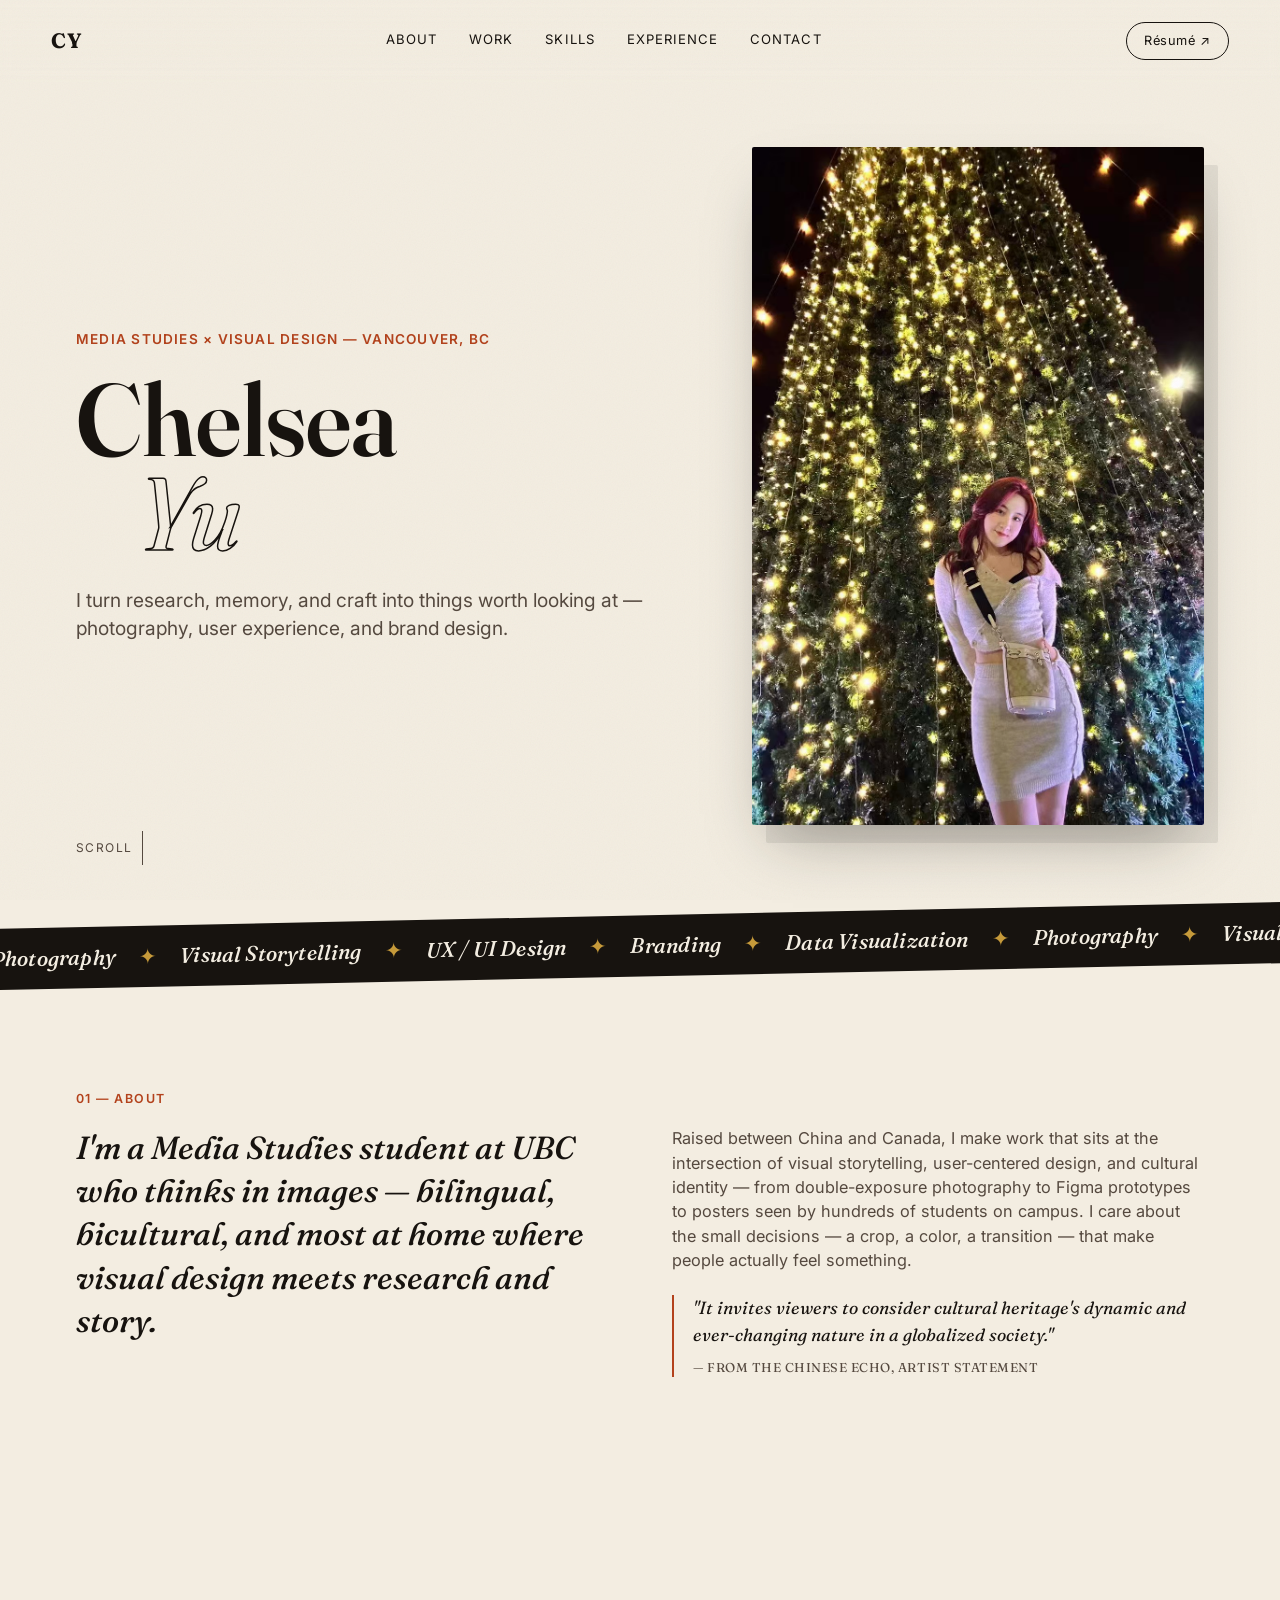
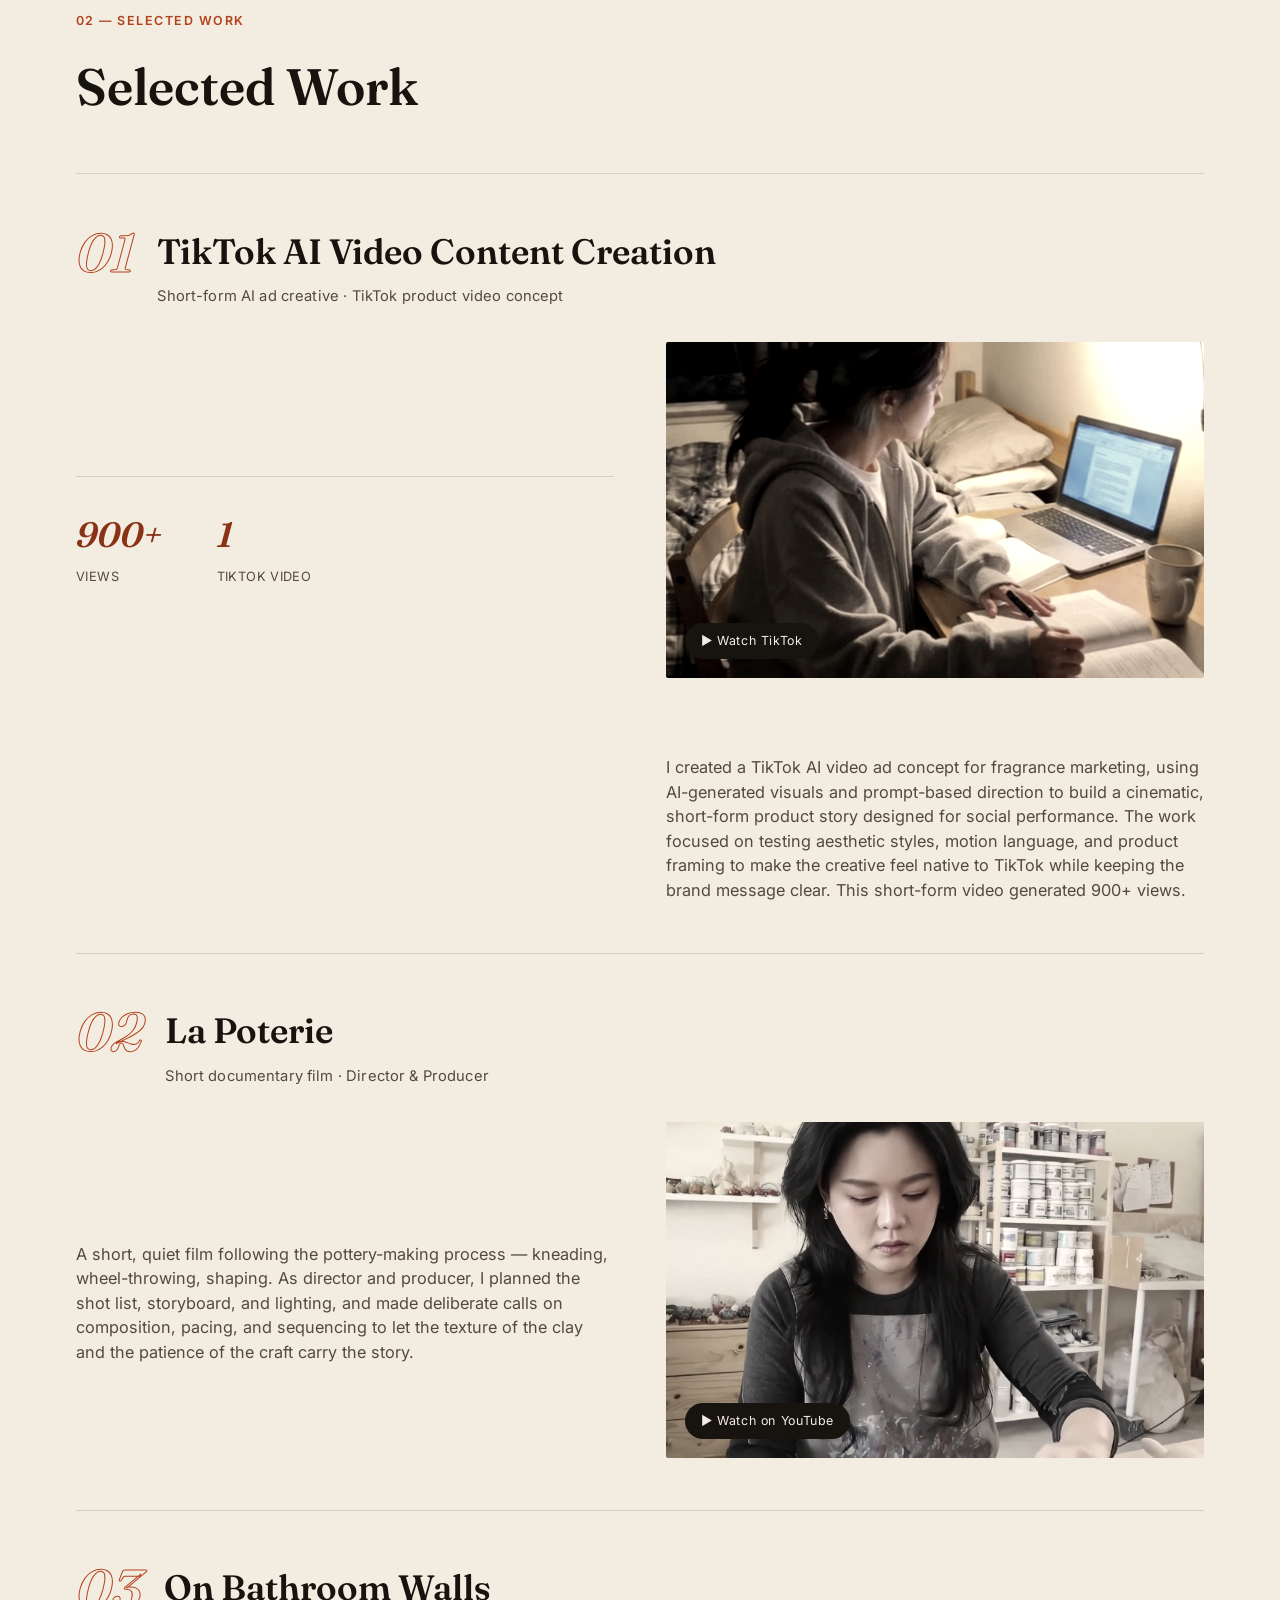
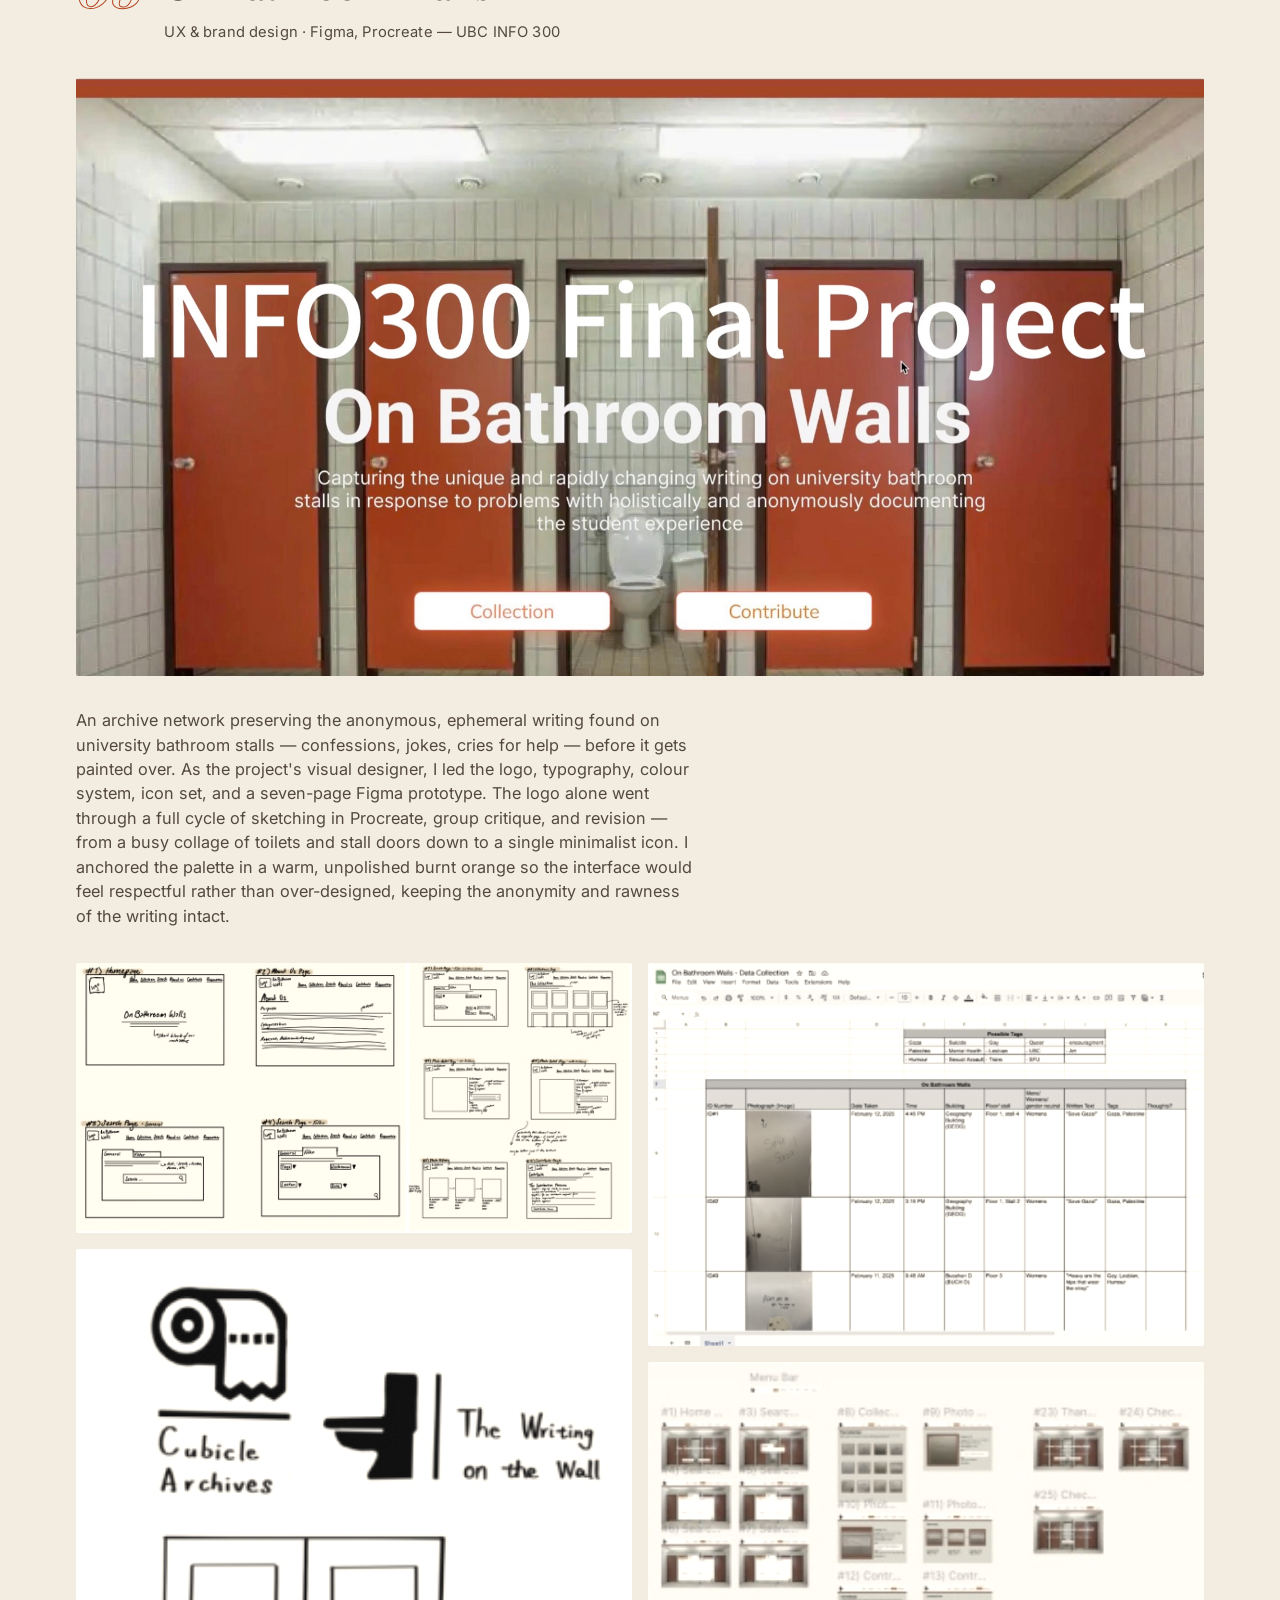
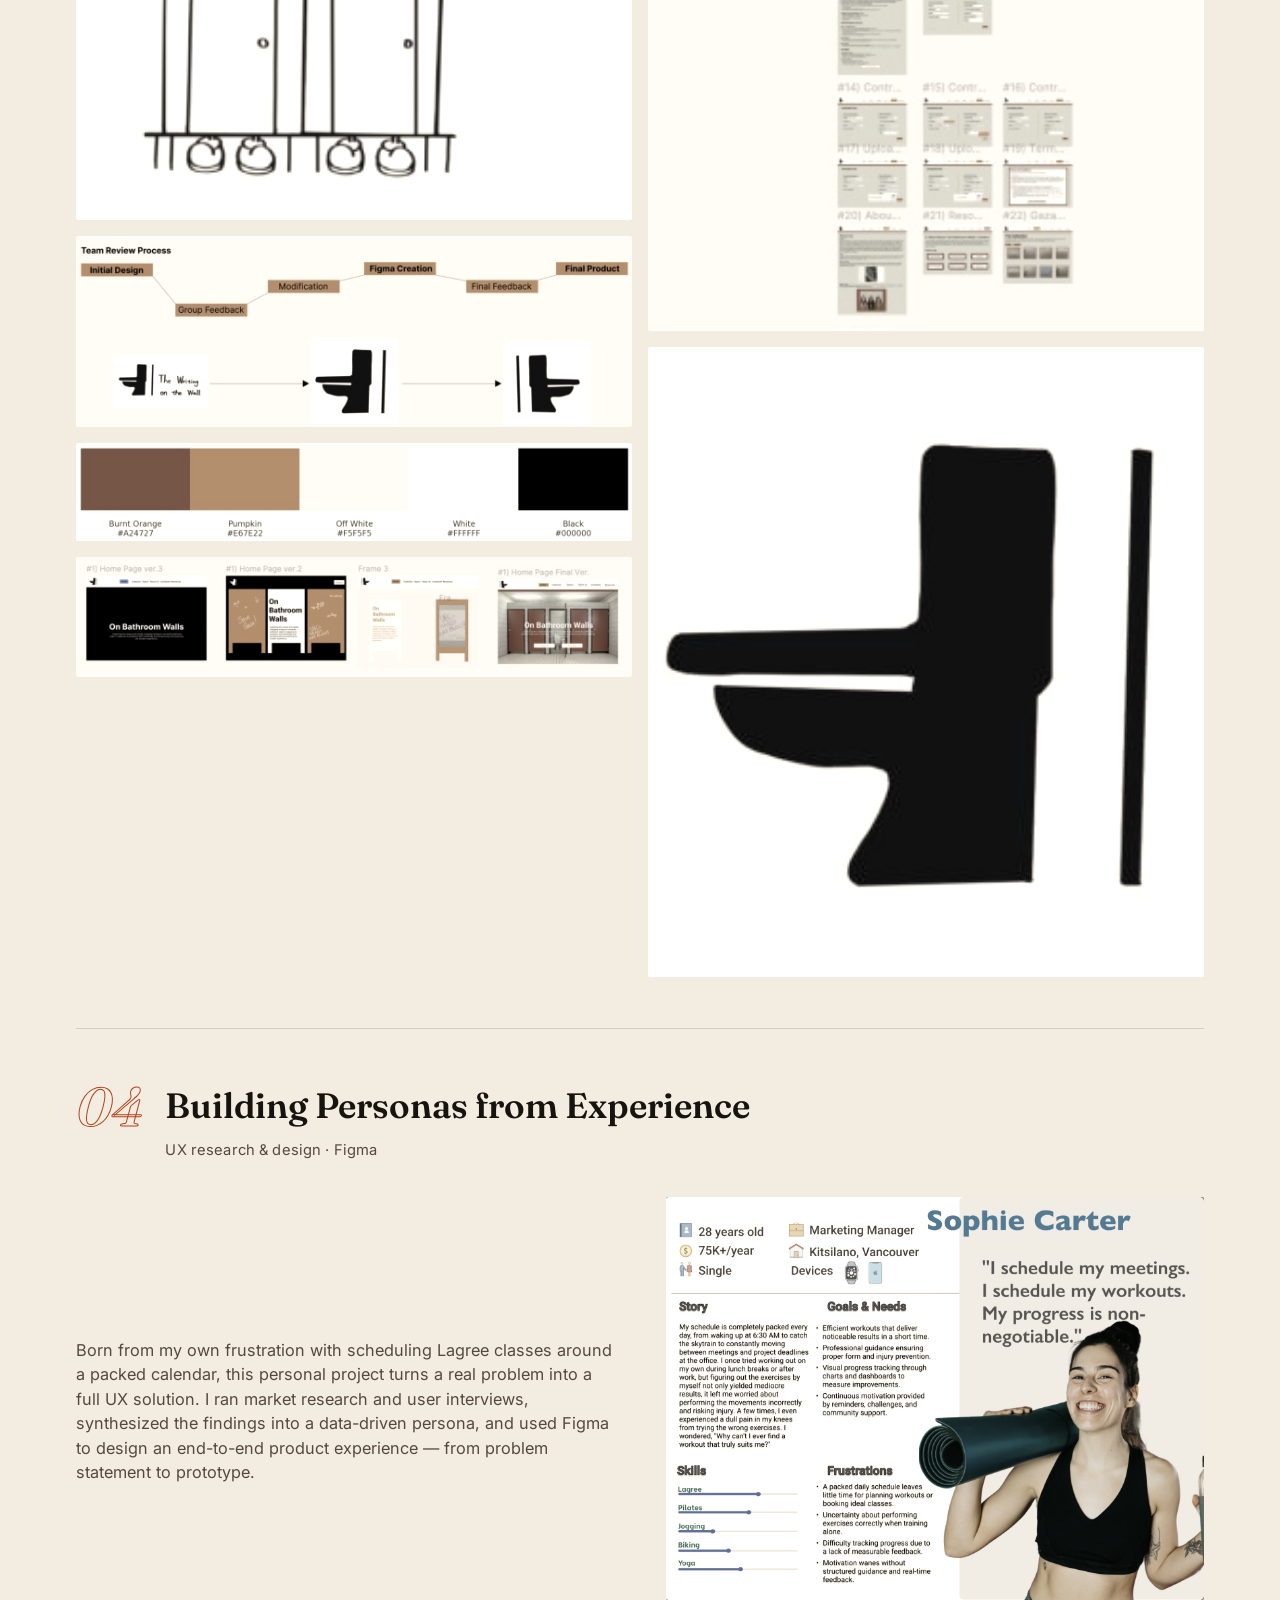
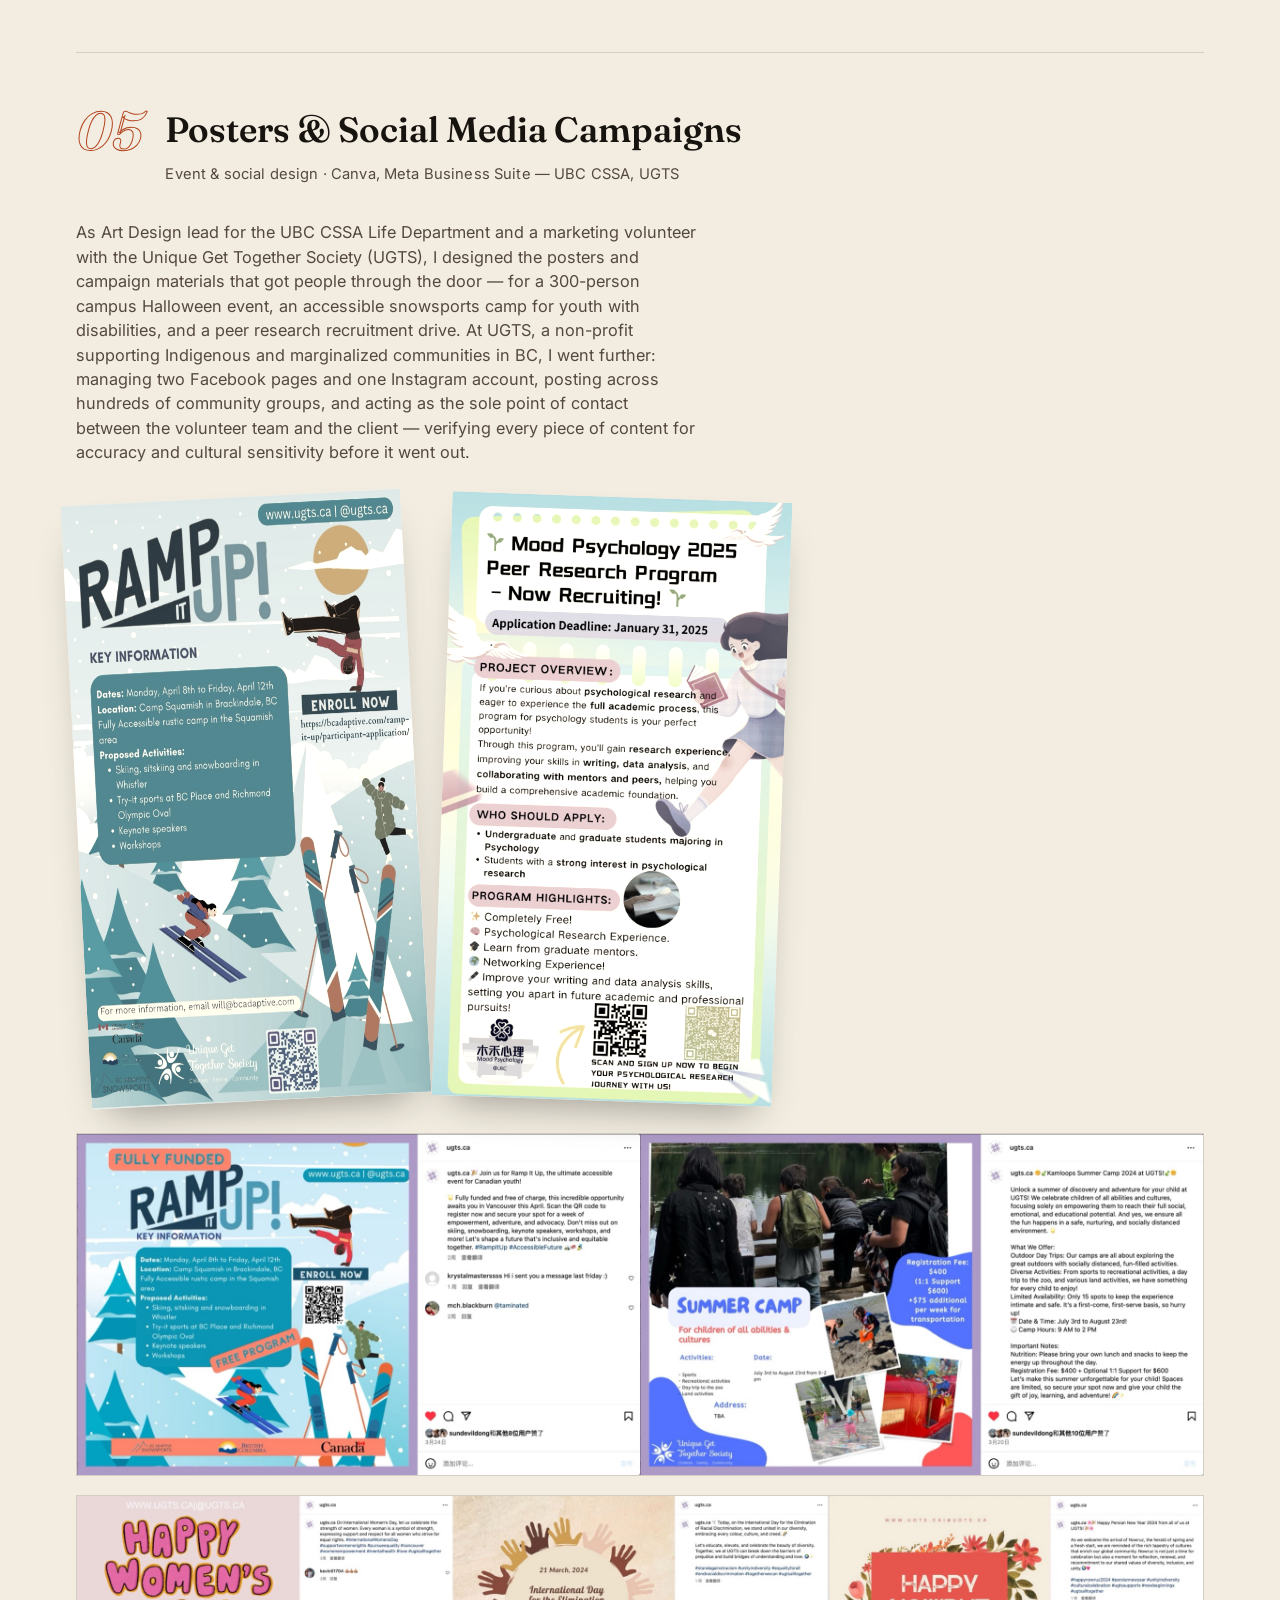
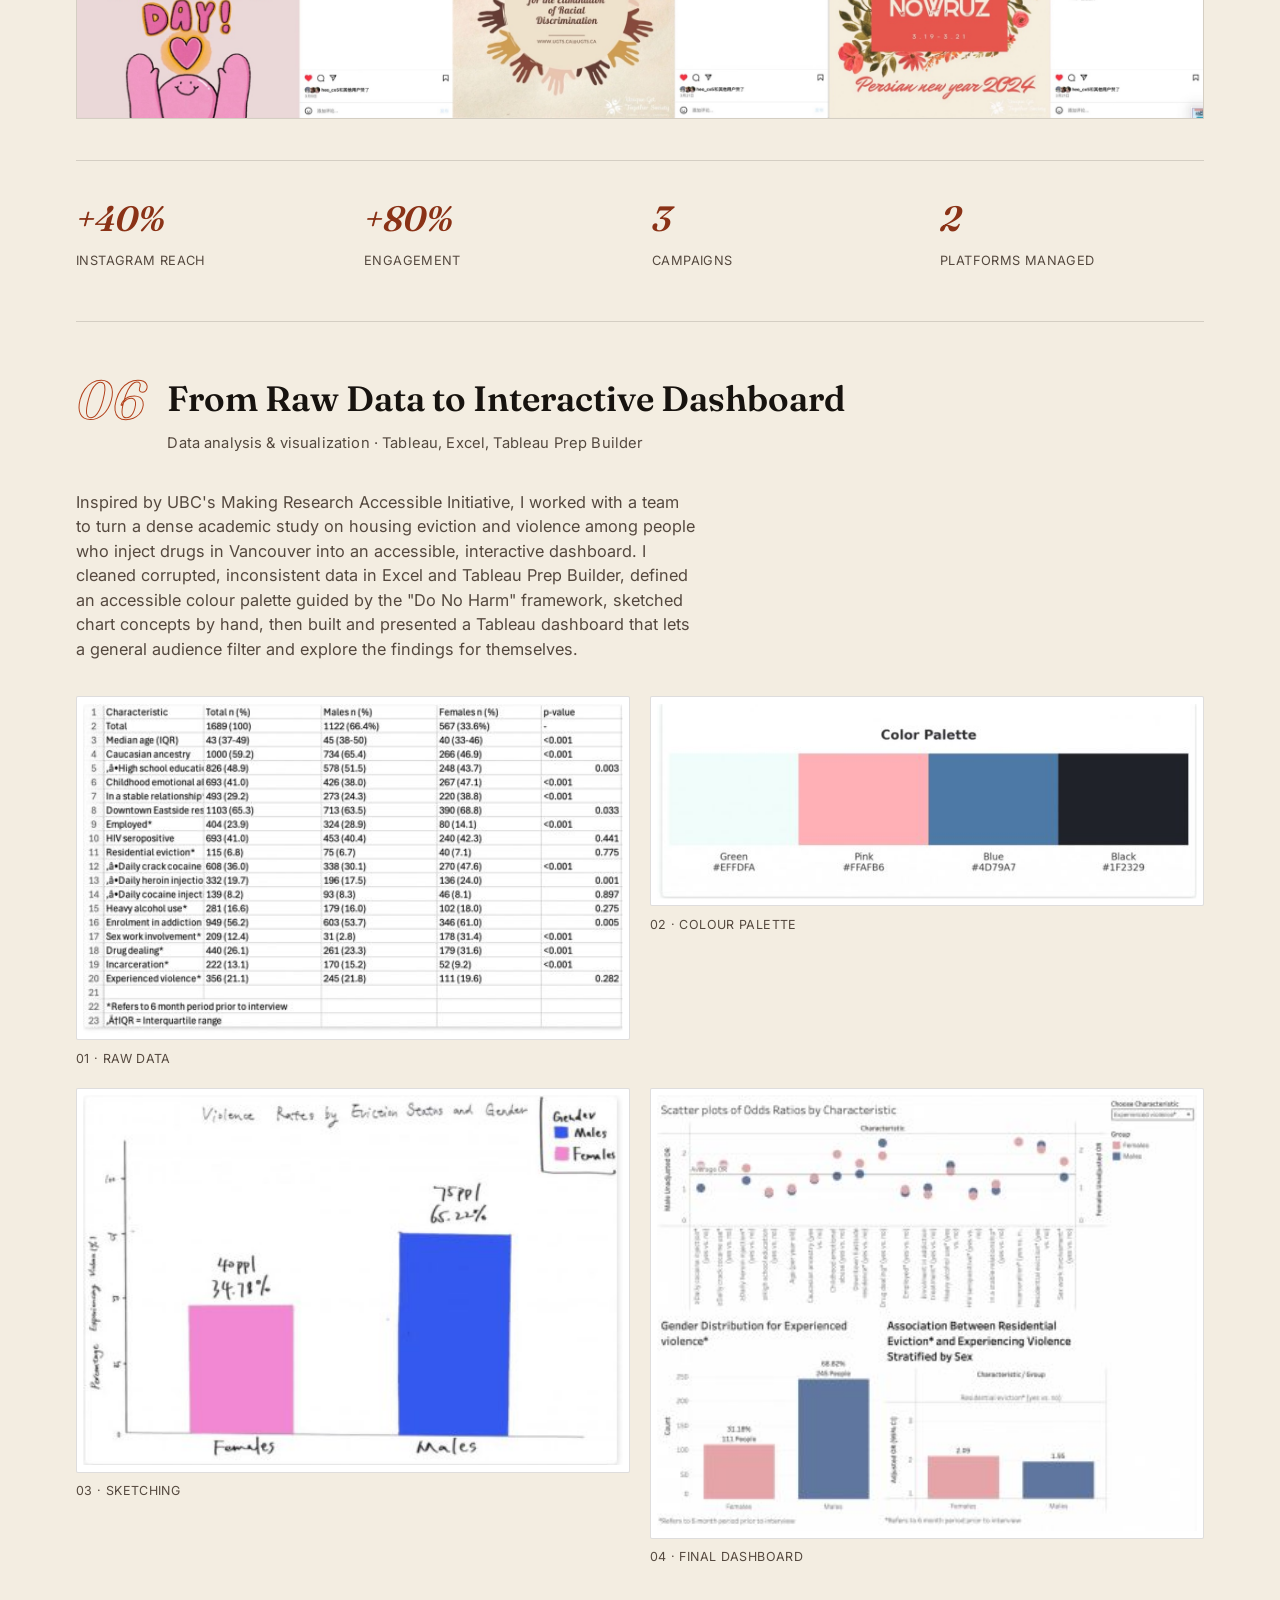
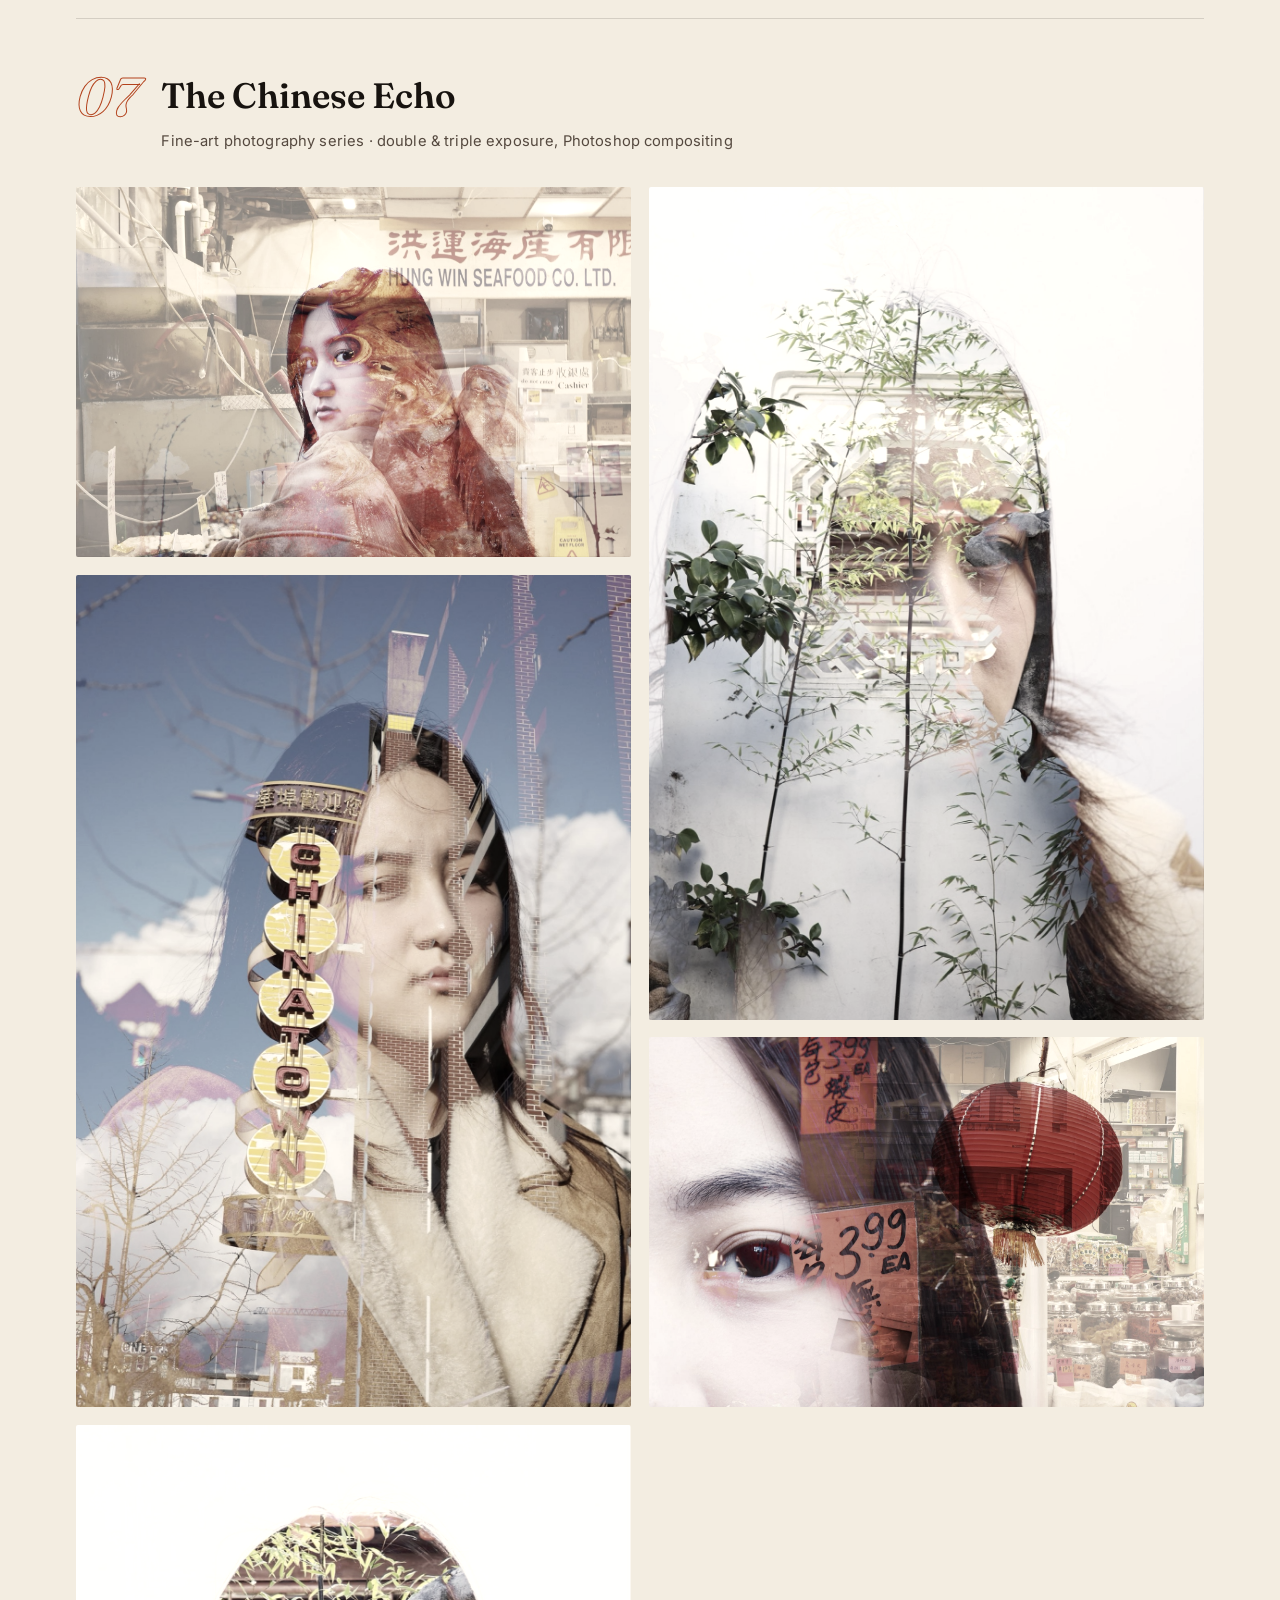
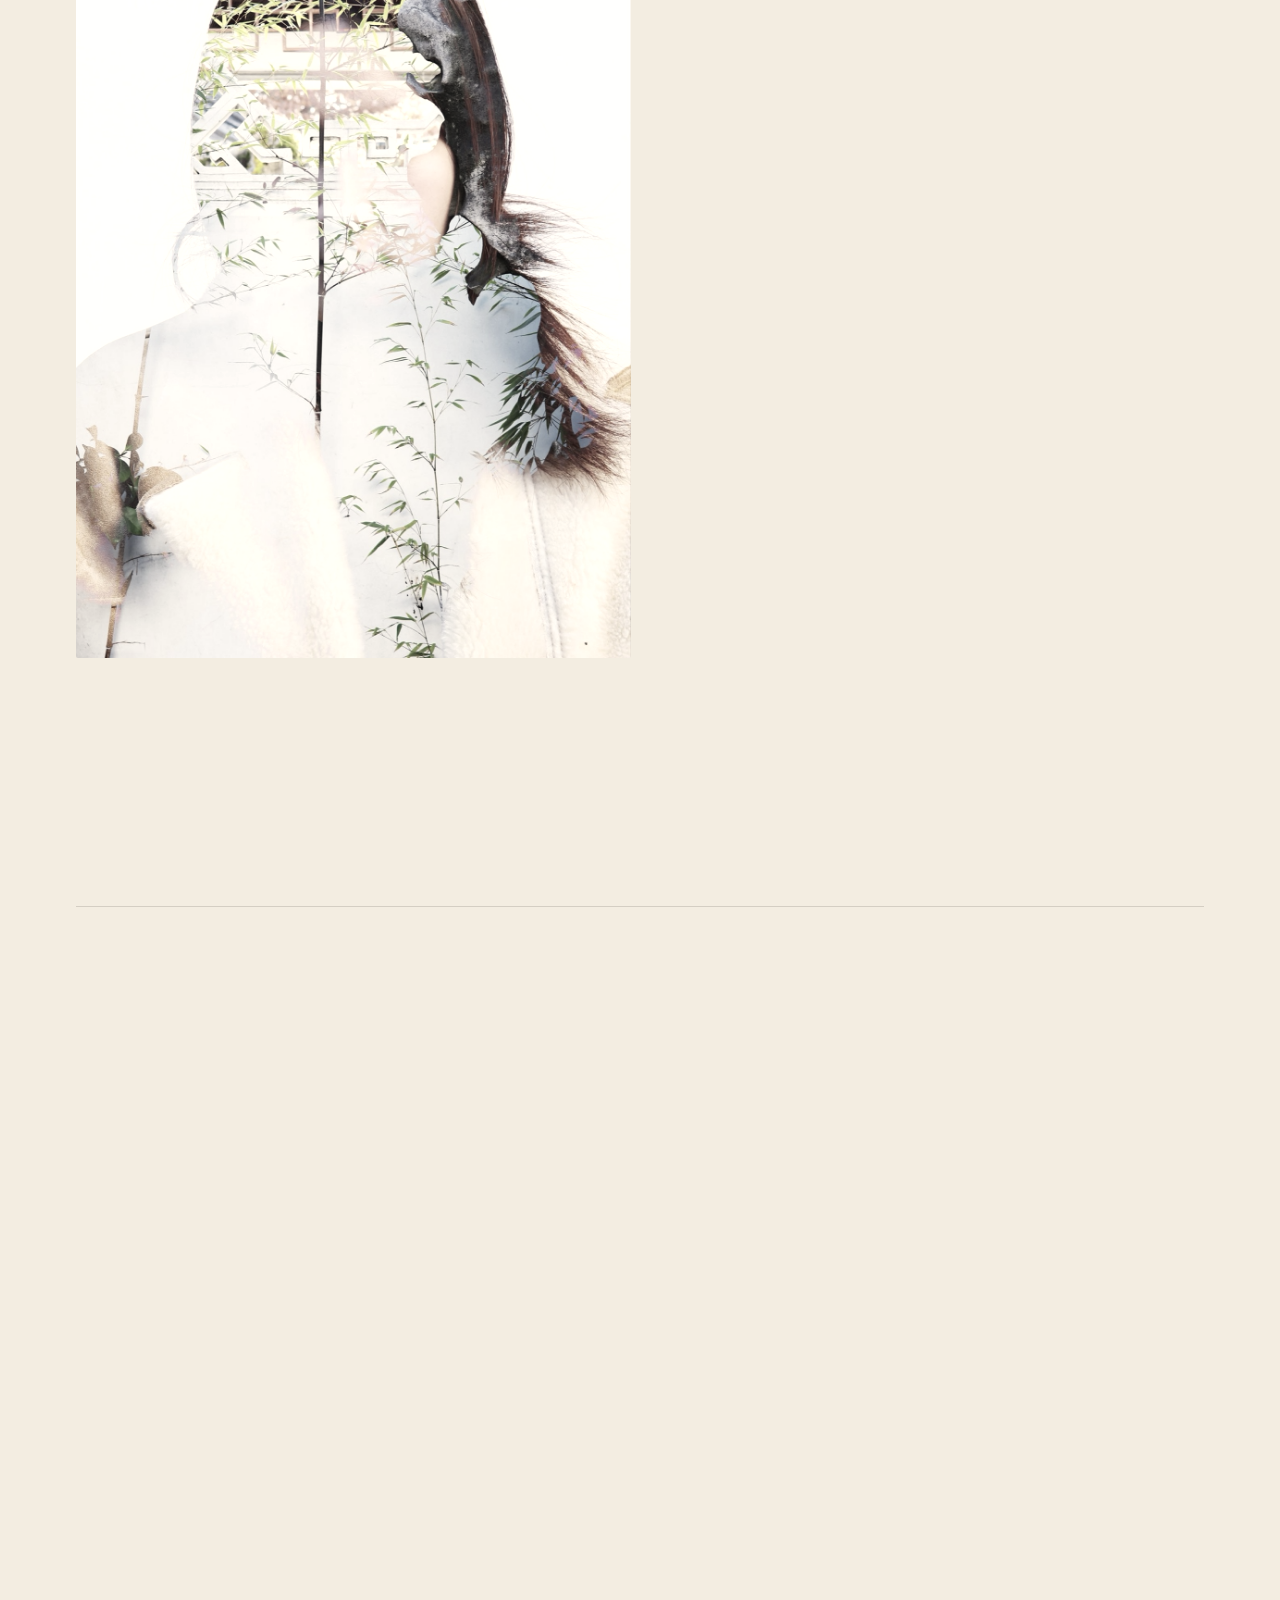
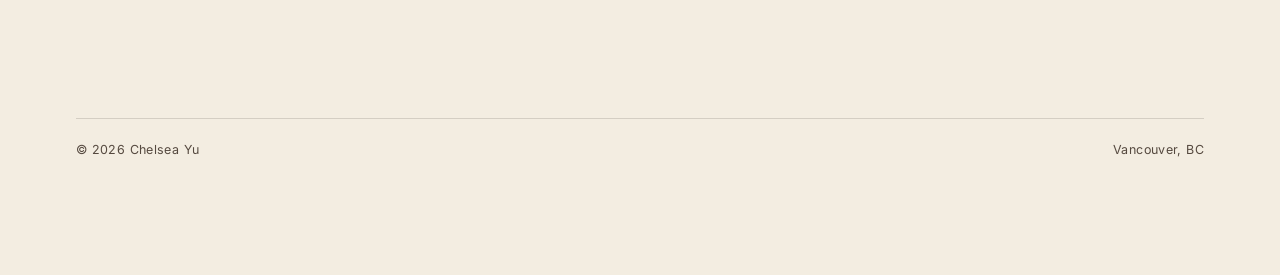
<file: index.html>
<!DOCTYPE html>
<html lang="en">
<head>
<meta charset="UTF-8">
<meta name="viewport" content="width=device-width, initial-scale=1.0">
<title>Chelsea Yu — Portfolio</title>
<meta name="description" content="Chelsea Yu — visual designer &amp; storyteller. Photography, UX design, and branding work.">
<link rel="icon" href="data:image/svg+xml,%3Csvg xmlns='http://www.w3.org/2000/svg' viewBox='0 0 100 100'%3E%3Crect width='100' height='100' fill='%23f3ede1'/%3E%3Ctext x='50' y='68' font-size='58' font-family='Georgia,serif' font-weight='700' text-anchor='middle' fill='%23b3421c'%3ECY%3C/text%3E%3C/svg%3E">
<link rel="preconnect" href="https://fonts.googleapis.com">
<link rel="preconnect" href="https://fonts.gstatic.com" crossorigin>
<link href="https://fonts.googleapis.com/css2?family=Fraunces:ital,opsz,wght@0,9..144,300;0,9..144,500;0,9..144,600;0,9..144,700;1,9..144,500;1,9..144,600&family=Inter:wght@400;500;600&display=swap" rel="stylesheet">
<link rel="stylesheet" href="assets/css/style.css">
</head>
<body>

<div class="grain" aria-hidden="true"></div>
<div class="cursor-dot" aria-hidden="true"></div>
<div class="cursor-ring" aria-hidden="true"></div>

<header class="nav">
  <a class="nav__logo" href="#top">CY</a>
  <nav class="nav__links">
    <a href="#about">About</a>
    <a href="#work">Work</a>
    <a href="#skills">Skills</a>
    <a href="#experience">Experience</a>
    <a href="#contact">Contact</a>
  </nav>
  <a class="nav__resume" href="assets/Resume_Chelsea_Yu.pdf" target="_blank" rel="noopener">Résumé <span>↗</span></a>
</header>

<main>

  <section class="hero" id="top">
    <div class="hero__text">
      <p class="hero__eyebrow reveal">Media Studies × Visual Design — Vancouver, BC</p>
      <h1 class="hero__title">
        <span class="reveal">Chelsea</span>
        <span class="hero__outline reveal">Yu</span>
      </h1>
      <p class="hero__tagline reveal">I turn research, memory, and craft into things worth looking at —<br class="br-desktop"> photography, user experience, and brand design.</p>
    </div>
    <figure class="hero__image reveal">
      <img src="32cc6bfba003fae97f15eeb2c1b797f0.jpg" alt="Portrait of Chelsea Yu standing in front of a Christmas tree lit with warm lights">
    </figure>
    <a class="hero__scroll" href="#about"><span>Scroll</span><i></i></a>
  </section>

  <div class="marquee" aria-hidden="true">
    <div class="marquee__track">
      <span>Photography</span><span>✦</span><span>Visual Storytelling</span><span>✦</span><span>UX / UI Design</span><span>✦</span><span>Branding</span><span>✦</span><span>Data Visualization</span><span>✦</span>
      <span>Photography</span><span>✦</span><span>Visual Storytelling</span><span>✦</span><span>UX / UI Design</span><span>✦</span><span>Branding</span><span>✦</span><span>Data Visualization</span><span>✦</span>
    </div>
  </div>

  <section class="about" id="about">
    <span class="kicker reveal">01 — About</span>
    <div class="about__grid">
      <p class="about__lead reveal">I'm a Media Studies student at UBC who thinks in images — bilingual, bicultural, and most at home where visual design meets research and story.</p>
      <div class="about__body reveal">
        <p>Raised between China and Canada, I make work that sits at the intersection of visual storytelling, user-centered design, and cultural identity — from double-exposure photography to Figma prototypes to posters seen by hundreds of students on campus. I care about the small decisions — a crop, a color, a transition — that make people actually feel something.</p>
        <blockquote>"It invites viewers to consider cultural heritage's dynamic and ever-changing nature in a globalized society."<cite>— from The Chinese Echo, artist statement</cite></blockquote>
      </div>
    </div>
  </section>

  <section class="work" id="work">
    <span class="kicker reveal">02 — Selected Work</span>
    <h2 class="section-title reveal">Selected Work</h2>

    <article class="project project--alt">
      <div class="project__head reveal">
        <span class="project__index">01</span>
        <div>
          <h3>TikTok AI Video Content Creation</h3>
          <p class="project__meta">Short-form AI ad creative · TikTok product video concept</p>
        </div>
      </div>
      <div class="project__body project__body--split">
        <a class="project__still reveal" href="https://vt.tiktok.com/ZSVpxuFtc/" target="_blank" rel="noopener">
          <img src="assets/images/tiktok-ai-cover-clear.jpg" alt="Clear TikTok AI video cover for the fragrance product ad concept" loading="lazy">
          <span class="project__play">▶ Watch TikTok</span>
        </a>
        <p class="project__desc reveal">I created a TikTok AI video ad concept for fragrance marketing, using AI-generated visuals and prompt-based direction to build a cinematic, short-form product story designed for social performance. The work focused on testing aesthetic styles, motion language, and product framing to make the creative feel native to TikTok while keeping the brand message clear. This short-form video generated 900+ views.</p>
        <div class="stat-row reveal">
          <div class="stat"><span class="stat__num">900+</span><span class="stat__label">Views</span></div>
          <div class="stat"><span class="stat__num">1</span><span class="stat__label">TikTok video</span></div>
        </div>
      </div>
    </article>

    <article class="project project--alt">
      <div class="project__head reveal">
        <span class="project__index">02</span>
        <div>
          <h3>La Poterie</h3>
          <p class="project__meta">Short documentary film · Director &amp; Producer</p>
        </div>
      </div>
      <div class="project__body project__body--split">
        <a class="project__still reveal" href="https://youtu.be/sPKGv2p5oa0" target="_blank" rel="noopener">
          <img src="assets/images/poterie.jpg" alt="Still from La Poterie, a short film following the pottery-making process" loading="lazy">
          <span class="project__play">▶ Watch on YouTube</span>
        </a>
        <p class="project__desc reveal">A short, quiet film following the pottery-making process — kneading, wheel-throwing, shaping. As director and producer, I planned the shot list, storyboard, and lighting, and made deliberate calls on composition, pacing, and sequencing to let the texture of the clay and the patience of the craft carry the story.</p>
      </div>
    </article>

    <article class="project project--alt">
      <div class="project__head reveal">
        <span class="project__index">03</span>
        <div>
          <h3>On Bathroom Walls</h3>
          <p class="project__meta">UX &amp; brand design · Figma, Procreate — UBC INFO 300</p>
        </div>
      </div>
      <div class="project__body">
        <figure class="project__hero reveal">
          <img src="assets/images/bathroom-hero.jpg" alt="On Bathroom Walls project title card over a photo of university bathroom stalls" loading="lazy">
        </figure>
        <p class="project__desc reveal">An archive network preserving the anonymous, ephemeral writing found on university bathroom stalls — confessions, jokes, cries for help — before it gets painted over. As the project's visual designer, I led the logo, typography, colour system, icon set, and a seven-page Figma prototype. The logo alone went through a full cycle of sketching in Procreate, group critique, and revision — from a busy collage of toilets and stall doors down to a single minimalist icon. I anchored the palette in a warm, unpolished burnt orange so the interface would feel respectful rather than over-designed, keeping the anonymity and rawness of the writing intact.</p>
        <div class="gallery-grid reveal">
          <img src="assets/images/bathroom-sketches.jpg" alt="Hand-drawn wireframe sketches for the homepage, about, and search pages" loading="lazy">
          <img src="assets/images/bathroom-logo-sketches.jpg" alt="Early hand-drawn logo concept sketches: toilet paper roll, stall doors, and wordmark" loading="lazy">
          <img src="assets/images/bathroom-process.jpg" alt="Design process diagram showing the team review cycle and logo evolution from sketch to final icon" loading="lazy">
          <img src="assets/images/bathroom-palette.jpg" alt="Colour palette: burnt orange, pumpkin, off white, white, and black" loading="lazy">
          <img src="assets/images/bathroom-homepage-drafts.jpg" alt="Home page design drafts progressing from wireframe to final version" loading="lazy">
          <img src="assets/images/bathroom-research.jpg" alt="Research data collection spreadsheet cataloguing photographed bathroom stall writing" loading="lazy">
          <img src="assets/images/bathroom-prototype.jpg" alt="Grid of all seven pages of the final Figma prototype" loading="lazy">
          <img src="assets/images/bathroom-logo-final.jpg" alt="Final minimalist black and white toilet icon logo mark" loading="lazy">
        </div>
      </div>
    </article>

    <article class="project">
      <div class="project__head reveal">
        <span class="project__index">04</span>
        <div>
          <h3>Building Personas from Experience</h3>
          <p class="project__meta">UX research &amp; design · Figma</p>
        </div>
      </div>
      <div class="project__body project__body--split">
        <p class="project__desc reveal">Born from my own frustration with scheduling Lagree classes around a packed calendar, this personal project turns a real problem into a full UX solution. I ran market research and user interviews, synthesized the findings into a data-driven persona, and used Figma to design an end-to-end product experience — from problem statement to prototype.</p>
        <img class="project__solo reveal" src="assets/images/persona-sophie.jpg" alt="UX persona document for Sophie Carter, a 28-year-old marketing manager, showing her story, goals, skills, and frustrations" loading="lazy">
      </div>
    </article>

    <article class="project project--alt">
      <div class="project__head reveal">
        <span class="project__index">05</span>
        <div>
          <h3>Posters &amp; Social Media Campaigns</h3>
          <p class="project__meta">Event &amp; social design · Canva, Meta Business Suite — UBC CSSA, UGTS</p>
        </div>
      </div>
      <div class="project__body">
        <p class="project__desc reveal">As Art Design lead for the UBC CSSA Life Department and a marketing volunteer with the Unique Get Together Society (UGTS), I designed the posters and campaign materials that got people through the door — for a 300-person campus Halloween event, an accessible snowsports camp for youth with disabilities, and a peer research recruitment drive. At UGTS, a non-profit supporting Indigenous and marginalized communities in BC, I went further: managing two Facebook pages and one Instagram account, posting across hundreds of community groups, and acting as the sole point of contact between the volunteer team and the client — verifying every piece of content for accuracy and cultural sensitivity before it went out.</p>
        <div class="poster-row reveal">
          <img src="assets/images/poster-rampup.jpg" alt="Ramp It Up! poster for an accessible snowsports camp" loading="lazy">
          <img src="assets/images/poster-moodpsych.jpg" alt="Mood Psychology 2025 peer research program recruitment poster" loading="lazy">
        </div>
        <div class="social-row reveal">
          <img src="assets/images/ugts-posts-1.jpg" alt="Published Instagram posts: Ramp It Up snowsports camp announcement and Summer Camp registration graphic" loading="lazy">
          <img src="assets/images/ugts-posts-2.jpg" alt="Published Instagram posts: Happy Women's Day, International Day for the Elimination of Racial Discrimination, and Happy Nowruz graphics" loading="lazy">
        </div>
        <div class="stat-row reveal">
          <div class="stat"><span class="stat__num">+40%</span><span class="stat__label">Instagram reach</span></div>
          <div class="stat"><span class="stat__num">+80%</span><span class="stat__label">Engagement</span></div>
          <div class="stat"><span class="stat__num">3</span><span class="stat__label">Campaigns</span></div>
          <div class="stat"><span class="stat__num">2</span><span class="stat__label">Platforms managed</span></div>
        </div>
      </div>
    </article>

    <article class="project">
      <div class="project__head reveal">
        <span class="project__index">06</span>
        <div>
          <h3>From Raw Data to Interactive Dashboard</h3>
          <p class="project__meta">Data analysis &amp; visualization · Tableau, Excel, Tableau Prep Builder</p>
        </div>
      </div>
      <div class="project__body">
        <p class="project__desc reveal">Inspired by UBC's Making Research Accessible Initiative, I worked with a team to turn a dense academic study on housing eviction and violence among people who inject drugs in Vancouver into an accessible, interactive dashboard. I cleaned corrupted, inconsistent data in Excel and Tableau Prep Builder, defined an accessible colour palette guided by the "Do No Harm" framework, sketched chart concepts by hand, then built and presented a Tableau dashboard that lets a general audience filter and explore the findings for themselves.</p>
        <div class="process-strip reveal">
          <figure><img src="assets/images/dataviz-data.jpg" alt="Raw, corrupted public health dataset before cleaning" loading="lazy"><figcaption>01 · Raw data</figcaption></figure>
          <figure><img src="assets/images/dataviz-palette.jpg" alt="Accessible colour palette: green, pink, blue, black" loading="lazy"><figcaption>02 · Colour palette</figcaption></figure>
          <figure><img src="assets/images/dataviz-sketch.jpg" alt="Hand-drawn sketch of a bar chart comparing violence rates by gender" loading="lazy"><figcaption>03 · Sketching</figcaption></figure>
          <figure><img src="assets/images/dataviz-dashboard.jpg" alt="Final interactive Tableau dashboard with scatter plot and bar charts" loading="lazy"><figcaption>04 · Final dashboard</figcaption></figure>
        </div>
      </div>
    </article>

    <article class="project project--alt">
      <div class="project__head reveal">
        <span class="project__index">07</span>
        <div>
          <h3>The Chinese Echo</h3>
          <p class="project__meta">Fine-art photography series · double &amp; triple exposure, Photoshop compositing</p>
        </div>
      </div>
      <div class="project__body">
        <div class="echo-grid reveal">
          <img src="assets/images/echo-01.jpg" alt="Double exposure of a portrait with a Chinatown seafood market, Hung Win Seafood Co." loading="lazy">
          <img src="assets/images/echo-03.jpg" alt="Double exposure portrait with Chinatown gate signage against a blue sky" loading="lazy">
          <img src="assets/images/echo-04.jpg" alt="Double exposure portrait blended with a traditional Chinese garden" loading="lazy">
          <img src="assets/images/echo-05.jpg" alt="Double exposure portrait blended with a traditional Chinese garden, second panel" loading="lazy">
          <img src="assets/images/echo-02.jpg" alt="Double exposure close-up eye with a red lantern and herbal shop shelves" loading="lazy">
        </div>
        <p class="project__desc reveal">A personal photography series exploring the layered identity of Vancouver's Chinatown — and my own. Having grown up between China and Canada, I used double- and triple-exposure techniques to fuse self-portraits with the textures of the neighbourhood: a seafood market, an herbal shop, a Suzhou-style garden, the glow of the Chinatown gate. The result is a set of images about nostalgia, hybridity, and what gets lost and gained in translation between cultures.</p>
      </div>
    </article>

  </section>

  <section class="skills" id="skills">
    <span class="kicker reveal">03 — Skills</span>
    <h2 class="section-title reveal">Skills &amp; Tools</h2>
    <div class="skills__grid">
      <div class="skills__group reveal">
        <h4>Design &amp; Creative</h4>
        <ul class="pills">
          <li>Figma</li><li>Canva</li><li>Photoshop</li><li>Procreate</li><li>CapCut</li><li>WordPress</li><li>User-Centered Design</li><li>Visual Storytelling</li>
        </ul>
      </div>
      <div class="skills__group reveal">
        <h4>Research &amp; Strategy</h4>
        <ul class="pills">
          <li>User Research</li><li>Persona Development</li><li>Data Visualization</li><li>Tableau</li><li>Market Research</li>
        </ul>
      </div>
      <div class="skills__group reveal">
        <h4>Production &amp; Tools</h4>
        <ul class="pills">
          <li>Excel / Sheets</li><li>Google Suite</li><li>PowerPoint</li><li>Project Coordination</li>
        </ul>
      </div>
      <div class="skills__group reveal">
        <h4>Languages</h4>
        <ul class="pills">
          <li>English — Fluent</li><li>Mandarin — Fluent</li>
        </ul>
      </div>
    </div>
  </section>

  <section class="experience" id="experience">
    <span class="kicker reveal">04 — Experience</span>
    <h2 class="section-title reveal">Experience &amp; Education</h2>
    <ul class="timeline">
      <li class="reveal">
        <span class="timeline__date">Aug 2026 — Present</span>
        <div><h4>Orientation Leader</h4><p>UBC Go Global</p></div>
      </li>
      <li class="reveal">
        <span class="timeline__date">Jan — May 2026</span>
        <div><h4>Social Media Operations Intern</h4><p>Hebei Antu Trading Co., Ltd.</p></div>
      </li>
      <li class="reveal">
        <span class="timeline__date">2024 — Present</span>
        <div><h4>Volunteer, Communications Member</h4><p>UBC Mood Psychology Club</p></div>
      </li>
      <li class="reveal">
        <span class="timeline__date">Jan — Apr 2024</span>
        <div><h4>Marketing Team Member</h4><p>Unique Get Together Society, Vancouver</p></div>
      </li>
      <li class="reveal">
        <span class="timeline__date">Oct 2022 — Oct 2023</span>
        <div><h4>Executive Committee Member, Art Design</h4><p>UBC CSSA Life Department</p></div>
      </li>
      <li class="reveal">
        <span class="timeline__date">2023</span>
        <div><h4>Retail Associate</h4><p>Pinky Floy</p></div>
      </li>
      <li class="reveal">
        <span class="timeline__date">Sept 2022 — Present</span>
        <div><h4>Bachelor of Media Studies, Faculty of Arts</h4><p>University of British Columbia — UBC International Scholarship</p></div>
      </li>
    </ul>
  </section>

  <footer class="contact" id="contact">
    <span class="kicker reveal">05 — Contact</span>
    <h2 class="contact__title reveal">Let's make<br>something.</h2>
    <a class="contact__email reveal" href="mailto:yuchelsea02@gmail.com">yuchelsea02@gmail.com</a>
    <div class="contact__row reveal">
      <span>+1 (778) 999-1124</span>
      <span aria-hidden="true">·</span>
      <a href="assets/Resume_Chelsea_Yu.pdf" target="_blank" rel="noopener">Download Résumé ↗</a>
    </div>
    <div class="contact__bottom">
      <span>© <span id="year"></span> Chelsea Yu</span>
      <span>Vancouver, BC</span>
    </div>
  </footer>

</main>

<dialog class="lightbox" aria-label="Image viewer">
  <div class="lightbox__bar" aria-label="Image zoom controls">
    <button class="lightbox__control" type="button" data-zoom="out" aria-label="Zoom out">−</button>
    <button class="lightbox__control" type="button" data-zoom="reset" aria-label="Reset zoom">100%</button>
    <button class="lightbox__control" type="button" data-zoom="in" aria-label="Zoom in">+</button>
    <button class="lightbox__control lightbox__control--close" type="button" data-lightbox-close aria-label="Close image viewer">×</button>
  </div>
  <div class="lightbox__viewport">
    <img class="lightbox__image" alt="">
  </div>
  <p class="lightbox__caption" aria-live="polite"></p>
</dialog>

<script src="assets/js/main.js"></script>
</body>
</html>
</file>
<file: assets/css/style.css>
/* ---------- Tokens ---------- */
:root{
  --paper: #f3ede1;
  --paper-2: #ece3d2;
  --ink: #17130f;
  --ink-soft: #55493f;
  --rust: #b3421c;
  --rust-deep: #8a3216;
  --gold: #c69a3a;
  --line: rgba(23,19,15,0.14);
  --serif: 'Fraunces', Georgia, serif;
  --sans: 'Inter', -apple-system, BlinkMacSystemFont, sans-serif;
  --maxw: 1240px;
}

*,*::before,*::after{ box-sizing: border-box; }
html{ scroll-behavior: smooth; }

body{
  margin:0;
  background: var(--paper);
  color: var(--ink);
  font-family: var(--sans);
  font-size: 16px;
  line-height: 1.5;
  -webkit-font-smoothing: antialiased;
  overflow-x: hidden;
}

img{ max-width:100%; display:block; }
a{ color: inherit; text-decoration:none; }
ul{ list-style:none; margin:0; padding:0; }
blockquote{ margin:0; }

::selection{ background: var(--rust); color: var(--paper); }

/* ---------- Grain overlay ---------- */
.grain{
  position: fixed; inset:0;
  z-index: 999;
  pointer-events:none;
  opacity: 0.05;
  mix-blend-mode: multiply;
  background-image: url('data:image/svg+xml;utf8,<svg xmlns="http://www.w3.org/2000/svg"><filter id="n"><feTurbulence type="fractalNoise" baseFrequency="0.85" numOctaves="2" stitchTiles="stitch"/></filter><rect width="100%25" height="100%25" filter="url(%23n)"/></svg>');
}

/* ---------- Custom cursor (pointer devices only) ---------- */
.cursor-dot, .cursor-ring{
  position: fixed; top:0; left:0;
  border-radius:50%;
  pointer-events:none;
  z-index: 1000;
  transform: translate(-50%,-50%);
  transition: opacity .2s ease;
  opacity:0;
}
.cursor-dot{ width:6px; height:6px; background: var(--rust); }
.cursor-ring{ width:34px; height:34px; border:1px solid var(--rust); transition: width .18s ease, height .18s ease, opacity .2s ease, background .18s ease; }
.cursor-ring.is-active{ width:60px; height:60px; background: rgba(179,66,28,0.08); }
@media (hover:none), (pointer:coarse){
  .cursor-dot, .cursor-ring{ display:none; }
}

/* ---------- Reveal animation ---------- */
.reveal{ opacity:0; transform: translateY(28px); transition: opacity .8s ease, transform .8s ease; }
.reveal.is-visible{ opacity:1; transform:none; }

/* ---------- Nav ---------- */
.nav{
  position: fixed; top:0; left:0; right:0;
  z-index: 500;
  display:flex; align-items:center; justify-content:space-between;
  padding: 1.4rem clamp(1.25rem, 4vw, 3.5rem);
  background: linear-gradient(to bottom, rgba(243,237,225,0.92), rgba(243,237,225,0));
  backdrop-filter: blur(6px);
}
.nav__logo{
  font-family: var(--serif); font-weight:700; font-size:1.3rem;
  letter-spacing: 0.02em;
}
.nav__links{ display:flex; gap: clamp(1rem, 2.5vw, 2.2rem); }
.nav__links a{
  font-size:0.82rem; text-transform:uppercase; letter-spacing:0.08em;
  position:relative; padding-bottom:3px;
}
.nav__links a::after{
  content:""; position:absolute; left:0; bottom:0; width:100%; height:1px;
  background: var(--rust); transform: scaleX(0); transform-origin:right;
  transition: transform .3s ease;
}
.nav__links a:hover::after{ transform: scaleX(1); transform-origin:left; }
.nav__resume{
  border:1px solid var(--ink); border-radius: 999px;
  padding: 0.5rem 1.1rem; font-size:0.8rem; letter-spacing:0.04em;
  white-space:nowrap;
  transition: background .25s ease, color .25s ease;
}
.nav__resume:hover{ background: var(--ink); color: var(--paper); }
.nav__resume span{ display:inline-block; }
@media (max-width: 760px){
  .nav__links{ display:none; }
}

/* ---------- Hero ---------- */
.hero{
  min-height: 100svh;
  max-width: var(--maxw);
  margin: 0 auto;
  padding: 8.5rem clamp(1.25rem, 5vw, 3.5rem) 4rem;
  display:grid;
  grid-template-columns: 1.15fr 0.85fr;
  gap: clamp(2rem, 5vw, 4rem);
  align-items:center;
  position:relative;
}
.hero__eyebrow{
  font-size:0.85rem; letter-spacing:0.09em; text-transform:uppercase;
  color: var(--rust); margin: 0 0 1.4rem;
  font-weight:600;
}
.hero__title{
  font-family: var(--serif);
  font-weight:600;
  font-size: clamp(3.4rem, 8vw, 6.4rem);
  line-height:0.92;
  margin:0 0 1.6rem;
  display:flex; flex-direction:column;
}
.hero__title span{ display:block; }
.hero__outline{
  font-style: italic;
  font-weight:500;
  color: transparent;
  -webkit-text-stroke: 1.5px var(--ink);
  margin-left: 0.6em;
}
.hero__tagline{
  font-size: clamp(1rem, 1.6vw, 1.2rem);
  color: var(--ink-soft);
  max-width: 30em;
  margin:0;
}
.hero__image{
  margin:0; position:relative;
  transform: rotate(2deg);
}
.hero__image img{
  width:100%; aspect-ratio: 2/3; object-fit:cover;
  border-radius: 2px;
  box-shadow: 14px 18px 0 rgba(23,19,15,0.08), 0 30px 60px -20px rgba(23,19,15,0.35);
  filter: saturate(1.05);
}
.hero__image figcaption{
  margin-top:0.9rem; font-size:0.78rem; color: var(--ink-soft);
  letter-spacing:0.02em; transform: rotate(-1deg);
}
.hero__scroll{
  position:absolute; left: clamp(1.25rem, 5vw, 3.5rem); bottom: 2.2rem;
  display:flex; align-items:center; gap:0.6rem;
  font-size:0.75rem; letter-spacing:0.12em; text-transform:uppercase;
  color: var(--ink-soft);
}
.hero__scroll i{
  width:1px; height:34px; background: var(--ink-soft);
  position:relative; overflow:hidden;
  display:block;
}
.hero__scroll i::after{
  content:""; position:absolute; left:0; top:-100%; width:100%; height:100%;
  background: var(--rust);
  animation: scrollline 1.8s ease-in-out infinite;
}
@keyframes scrollline{
  0%{ top:-100%; } 60%{ top:100%; } 100%{ top:100%; }
}
@media (max-width: 860px){
  .hero{ grid-template-columns: 1fr; padding-top:7rem; }
  .hero__image{ order:-1; max-width: 260px; margin: 0 auto 1rem; transform:rotate(1deg); }
  .hero__scroll{ display:none; }
}

/* ---------- Marquee ---------- */
.marquee{
  background: var(--ink);
  color: var(--paper);
  overflow:hidden;
  padding: 0.9rem 0;
  transform: rotate(-1.2deg) scale(1.02);
  margin: 1rem 0 -0.4rem;
}
.marquee__track{
  display:flex; gap:1rem; white-space:nowrap;
  width: max-content;
  animation: marquee 26s linear infinite;
  font-family: var(--serif); font-style: italic; font-weight:500;
  font-size: clamp(1rem, 2vw, 1.3rem);
}
.marquee__track span{ padding:0 0.2rem; }
.marquee__track span:nth-child(2n){ color: var(--gold); font-style:normal; }
@keyframes marquee{
  from{ transform: translateX(0); }
  to{ transform: translateX(-50%); }
}

/* ---------- Section shells ---------- */
section, footer.contact{
  max-width: var(--maxw);
  margin: 0 auto;
  padding: clamp(4.5rem, 9vw, 7.5rem) clamp(1.25rem, 5vw, 3.5rem);
}
.kicker{
  display:inline-block;
  font-size:0.78rem; letter-spacing:0.12em; text-transform:uppercase;
  color: var(--rust); font-weight:600;
  margin-bottom: 1.1rem;
}
.section-title{
  font-family: var(--serif); font-weight:600;
  font-size: clamp(2.2rem, 4.5vw, 3.2rem);
  margin: 0 0 3rem;
}

/* ---------- About ---------- */
.about__grid{
  display:grid; grid-template-columns: 1fr 1fr; gap: clamp(2rem,5vw,4rem);
}
.about__lead{
  font-family: var(--serif); font-weight:500; font-style:italic;
  font-size: clamp(1.4rem, 2.6vw, 2rem);
  line-height:1.35; margin:0; color: var(--ink);
}
.about__body p{ margin: 0 0 1.4rem; color: var(--ink-soft); font-size:1.02rem; }
.about__body blockquote{
  border-left: 2px solid var(--rust);
  padding-left: 1.2rem;
  font-family: var(--serif); font-style:italic; font-size:1.1rem;
  color: var(--ink);
}
.about__body cite{
  display:block; margin-top:0.6rem; font-style:normal; font-size:0.8rem;
  letter-spacing:0.04em; color: var(--ink-soft); text-transform:uppercase;
}
@media (max-width: 760px){
  .about__grid{ grid-template-columns: 1fr; }
}

/* ---------- Work / Projects ---------- */
.project{ padding: 3.2rem 0; border-top:1px solid var(--line); }
.project:last-child{ border-bottom:1px solid var(--line); }
.project__head{
  display:flex; align-items:flex-start; gap:1.4rem;
  margin-bottom: 2.2rem;
}
.project__index{
  font-family: var(--serif); font-weight:600; font-style:italic;
  font-size: clamp(2.4rem, 5vw, 3.4rem);
  color: transparent; -webkit-text-stroke: 1px var(--rust);
  line-height:1;
}
.project__head h3{
  font-family: var(--serif); font-weight:600;
  font-size: clamp(1.6rem, 3vw, 2.2rem);
  margin: 0 0 0.4rem;
}
.project__meta{
  margin:0; color: var(--ink-soft); font-size:0.92rem; letter-spacing:0.01em;
}
.project__desc{
  color: var(--ink-soft); font-size:1.02rem; max-width: 62ch;
  margin: 1.6rem 0 0;
}
.project__body--split{
  display:grid; grid-template-columns: 1fr 1fr; gap: clamp(2rem,4vw,3.5rem);
  align-items:center;
}
.project--alt .project__body--split{ direction: rtl; }
.project--alt .project__body--split > *{ direction: ltr; }
.project--alt .project__body--split .project__desc{ order:2; }
@media (max-width: 860px){
  .project__body--split{ grid-template-columns:1fr; direction:ltr !important; }
  .project--alt .project__body--split .project__desc{ order:0; }
}

/* image treatment: quiet duotone -> full color on hover */
.echo-grid img, .project__solo, .project__still img, .poster-row img, .gallery-grid img{
  filter: grayscale(0.55) sepia(0.12) contrast(1.02);
  transition: filter .5s ease;
  border-radius:2px;
}
.echo-grid img:hover, .project__solo:hover, .project__still:hover img, .poster-row img:hover, .gallery-grid img:hover{
  filter: grayscale(0) sepia(0) contrast(1.02);
}

body img:not(.lightbox__image){ cursor: zoom-in; }

.lightbox{
  width: min(96vw, 1400px);
  max-width: none;
  max-height: 94vh;
  padding: 1rem;
  border: 1px solid rgba(243,237,225,0.2);
  background: rgba(23,19,15,0.96);
  color: var(--paper);
}
.lightbox::backdrop{ background: rgba(12,10,8,0.88); }
.lightbox__bar{
  display:flex; align-items:center; justify-content:flex-end; gap:0.6rem;
  margin-bottom:0.75rem;
}
.lightbox__control{
  min-width:2.6rem; min-height:2.6rem;
  border:1px solid rgba(243,237,225,0.38);
  border-radius:2px;
  background:transparent; color:var(--paper);
  font:inherit; cursor:pointer;
}
.lightbox__control:hover, .lightbox__control:focus-visible{
  background:var(--paper); color:var(--ink);
}
.lightbox__control--close{ margin-left:0.6rem; }
.lightbox__viewport{
  max-height:78vh;
  overflow:auto;
  text-align:center;
}
.lightbox__image{
  display:inline-block;
  max-width: min(88vw, 1200px);
  max-height:76vh;
  width:auto;
  height:auto;
  object-fit:contain;
  transform-origin:center center;
  transition:transform .2s ease;
  cursor:zoom-in;
}
.lightbox__caption{
  margin:0.75rem 0 0;
  color:rgba(243,237,225,0.82);
  font-size:0.9rem;
  text-align:center;
}
@media (prefers-reduced-motion: reduce){
  .lightbox__image{ transition:none; }
}

.echo-grid{
  column-count:2; column-gap: 1.1rem;
}
.echo-grid img{ width:100%; margin: 0 0 1.1rem; break-inside: avoid; }
@media (max-width:640px){ .echo-grid{ column-count:1; } }

.project__hero{ margin: 0 0 2rem; }
.project__hero img{
  width:100%; height:auto;
  border-radius:2px;
}

.gallery-grid{
  column-count:2; column-gap: 1rem; margin-top: 2.2rem;
}
.gallery-grid img{ width:100%; margin: 0 0 1rem; break-inside: avoid; background:#fff; }
@media (max-width:520px){ .gallery-grid{ column-count:1; } }

.project__still{ position:relative; display:block; }
.project__still img{ width:100%; aspect-ratio: 16/10; object-fit:cover; }
.project__play{
  position:absolute; left:1.2rem; bottom:1.2rem;
  background: var(--ink); color: var(--paper);
  font-size:0.78rem; letter-spacing:0.05em;
  padding: 0.55rem 1rem; border-radius: 999px;
}

.project__solo{ width:100%; aspect-ratio: 4/3; object-fit:cover; }

.poster-row{ display:flex; gap:1.6rem; margin-top:2rem; flex-wrap:wrap; }
.poster-row img{
  width: clamp(220px, 30vw, 340px);
  height:auto;
  box-shadow: 0 22px 40px -18px rgba(23,19,15,0.4);
}
.poster-row img:nth-child(1){ transform: rotate(-3deg); }
.poster-row img:nth-child(2){ transform: rotate(2deg); }
.poster-row img:hover{ transform: rotate(0); }

.social-row{
  display:flex; gap:1.2rem; margin-top:2rem; flex-wrap:wrap;
}
.social-row img{
  flex: 1 1 320px;
  width:100%; height:auto;
  border: 1px solid var(--line);
  filter: none;
}

.stat-row{
  display:grid; grid-template-columns: repeat(4, 1fr);
  gap:1.5rem; margin-top:2.6rem;
  padding-top:2rem; border-top:1px solid var(--line);
}
.stat{ display:flex; flex-direction:column; gap:0.3rem; }
.stat__num{
  font-family: var(--serif); font-weight:600; font-style:italic;
  font-size: clamp(1.6rem, 3vw, 2.2rem);
  color: var(--rust-deep);
}
.stat__label{
  font-size:0.8rem; letter-spacing:0.03em; color: var(--ink-soft);
  text-transform:uppercase;
}
@media (max-width:760px){
  .stat-row{ grid-template-columns: repeat(2,1fr); }
}

.process-strip{
  display:grid; grid-template-columns:repeat(2,minmax(0,1fr)); gap:1.2rem;
  margin-top: 2.2rem;
}
.process-strip figure{ margin:0; min-width:0; }
.process-strip img{
  width:100%; height:auto;
  background: #fff;
  border: 1px solid var(--line);
  border-radius: 2px;
  filter:none;
  padding: 0.4rem;
}
@media (max-width:640px){ .process-strip{ grid-template-columns:1fr; } }
.process-strip figcaption{
  margin-top:0.6rem; font-size:0.78rem; letter-spacing:0.03em;
  color: var(--ink-soft); text-transform:uppercase;
}

/* ---------- Skills ---------- */
.skills__grid{
  display:grid; grid-template-columns: repeat(4, 1fr); gap: 2.4rem;
}
.skills__group h4{
  font-family: var(--serif); font-weight:600; font-size:1.05rem;
  margin: 0 0 1rem; color: var(--rust-deep);
}
.pills{ display:flex; flex-wrap:wrap; gap:0.55rem; }
.pills li{
  border: 1px solid var(--line);
  padding: 0.45rem 0.85rem;
  border-radius: 999px;
  font-size:0.85rem;
  background: var(--paper-2);
  transition: border-color .25s ease, transform .25s ease;
}
.pills li:hover{ border-color: var(--rust); transform: translateY(-2px); }
@media (max-width: 900px){
  .skills__grid{ grid-template-columns: repeat(2,1fr); }
}
@media (max-width: 520px){
  .skills__grid{ grid-template-columns: 1fr; }
}

/* ---------- Experience timeline ---------- */
.timeline li{
  display:grid; grid-template-columns: 190px 1fr;
  gap: 1.6rem;
  padding: 1.4rem 0;
  border-top: 1px solid var(--line);
}
.timeline li:last-child{ border-bottom: 1px solid var(--line); }
.timeline__date{
  font-size:0.82rem; letter-spacing:0.04em; color: var(--rust);
  text-transform: uppercase; font-weight:600;
}
.timeline h4{ margin:0 0 0.25rem; font-family: var(--serif); font-weight:600; font-size:1.15rem; }
.timeline p{ margin:0; color: var(--ink-soft); }
@media (max-width: 600px){
  .timeline li{ grid-template-columns: 1fr; gap:0.4rem; }
}

/* ---------- Contact / Footer ---------- */
footer.contact{
  text-align:center;
  padding-top: 6rem;
}
.contact__title{
  font-family: var(--serif); font-weight:600; font-style:italic;
  font-size: clamp(2.6rem, 8vw, 5.4rem);
  line-height:1.02; margin: 0 0 2rem;
}
.contact__email{
  display:inline-block;
  font-size: clamp(1.3rem, 3.4vw, 2rem);
  border-bottom: 2px solid var(--rust);
  padding-bottom: 0.3rem;
  margin-bottom: 1.8rem;
  transition: color .25s ease, border-color .25s ease;
}
.contact__email:hover{ color: var(--rust); }
.contact__row{
  display:flex; align-items:center; justify-content:center; gap:0.9rem;
  color: var(--ink-soft); font-size:0.95rem; margin-bottom: 5rem;
}
.contact__row a{ text-decoration: underline; text-underline-offset:3px; }
.contact__bottom{
  display:flex; justify-content:space-between;
  font-size:0.78rem; letter-spacing:0.03em; color: var(--ink-soft);
  border-top: 1px solid var(--line); padding-top:1.4rem;
}
</file>
